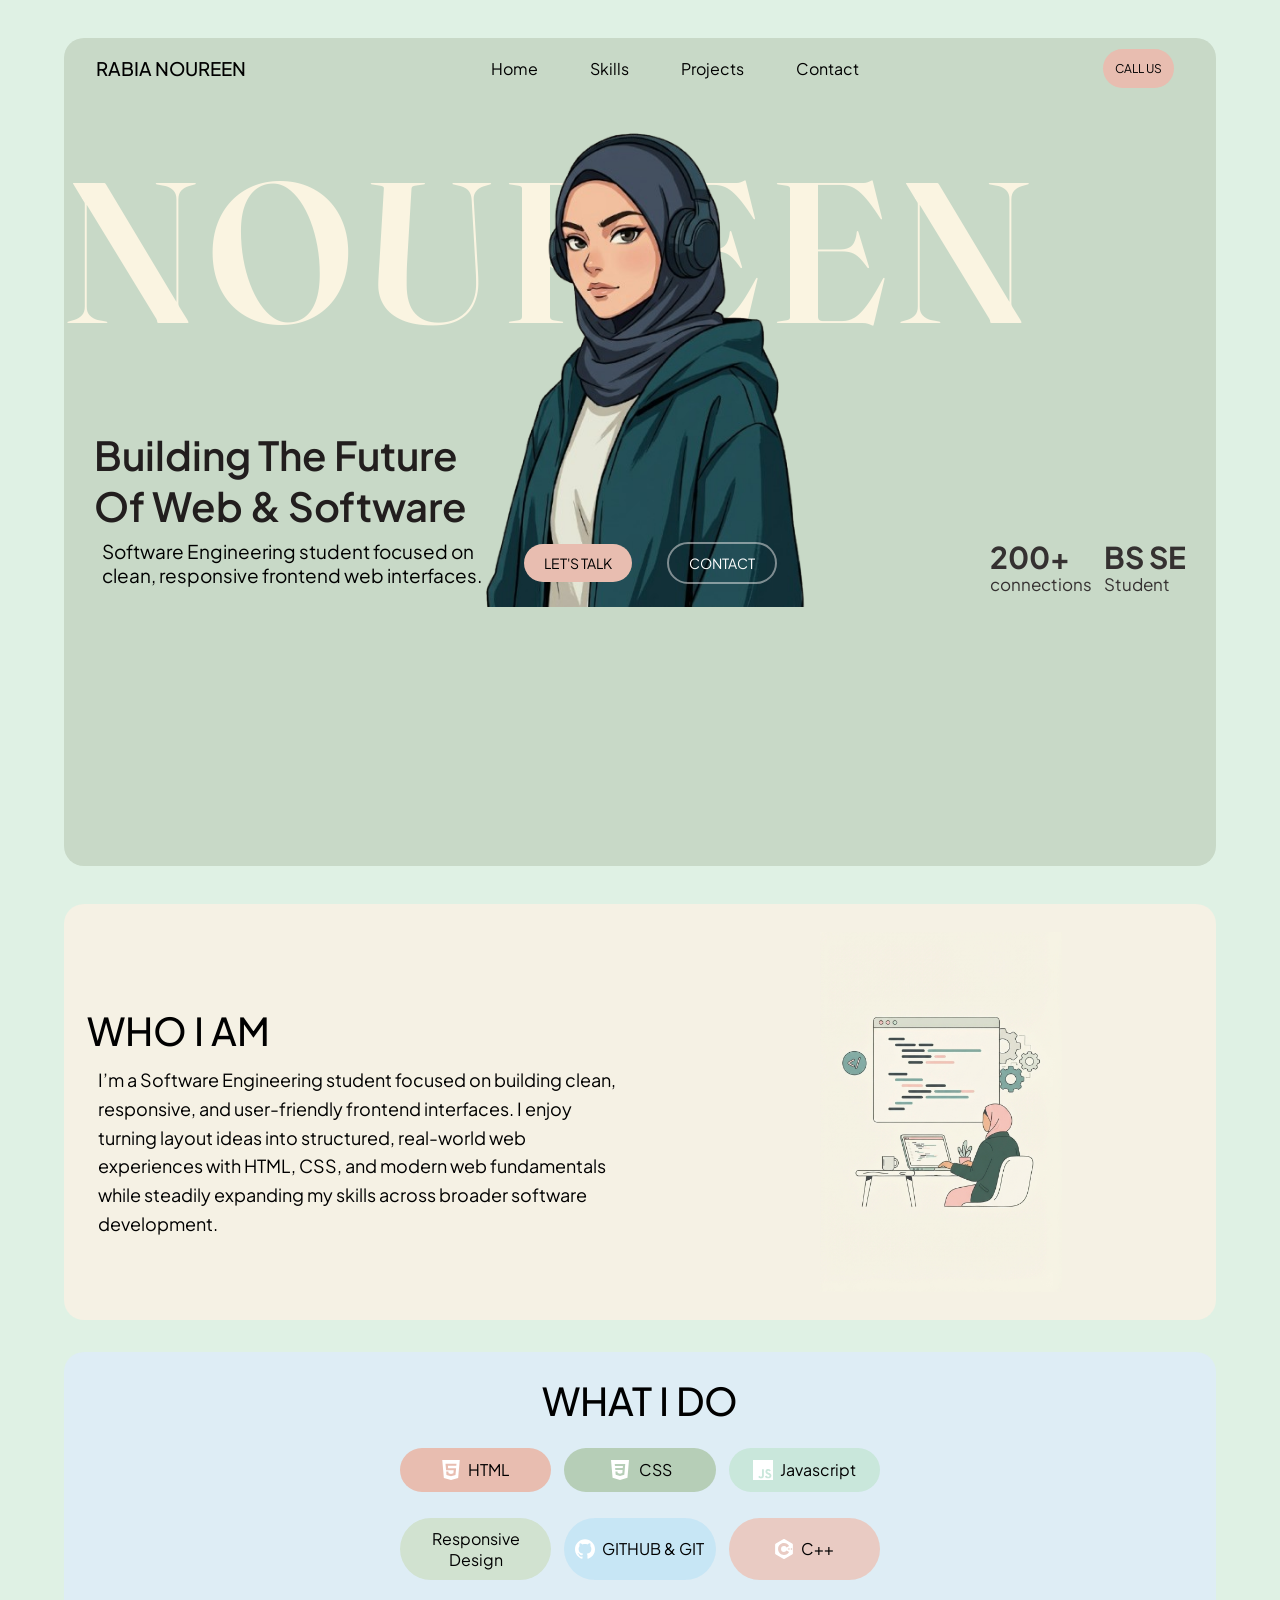
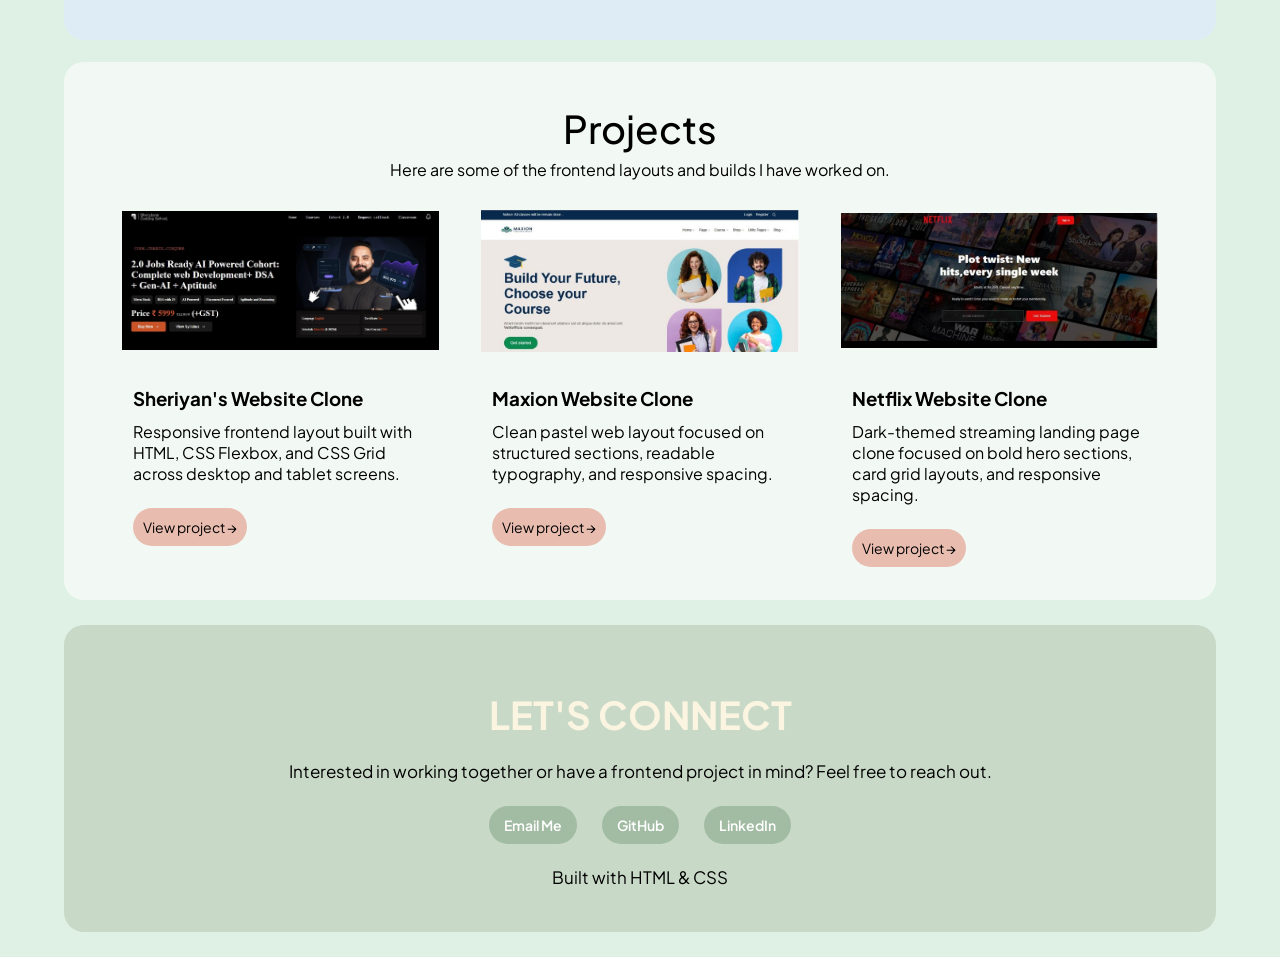
<file: index.html>
<!DOCTYPE html>
<html lang="en">

<head>
    <meta charset="UTF-8">
    <meta name="viewport" content="width=device-width, initial-scale=1.0">
    <title>Portfolio</title>
    <link rel="preconnect" href="https://fonts.googleapis.com">
    <link rel="preconnect" href="https://fonts.gstatic.com" crossorigin>
    <link href="https://fonts.googleapis.com/css2?family=Plus+Jakarta+Sans:wght@400;500;600;700&display=swap"
        rel="stylesheet">
    <link
        href="https://fonts.googleapis.com/css2?family=Plus+Jakarta+Sans:wght@400;500;600;700;800&family=Zilla+Slab:wght@700&display=swap"
        rel="stylesheet">
    <link
        href="https://fonts.googleapis.com/css2?family=Bitter:wght@800;900&family=Fraunces:opsz,wght@9..144,900&family=Plus+Jakarta+Sans:wght@400;500;600;700;800&display=swap"
        rel="stylesheet">

    <link rel="stylesheet" href="style.css">
</head>

<body>
    <div class="container">
        <header>
            <div class="nav">
                <h3 class="navhead">Rabia Noureen</h3>
                <div class="navitems">
                    <a href="#home">Home</a>
                    <a href="#skills">Skills</a>
                    <a href="#Projects">Projects</a>
                    <a href="#contact">Contact</a>
                </div>
                <div class="navbtn">Call us</div>
            </div>
        </header>
        <main>
            <div class="section1">
                <div class="heading">
                    <h1>Noureen</h1>
                </div>
                <div class="img">
                    <img src="images/Images.png" alt="mainimg">
                </div>
                <div class="hero-bottom">
                    <div class="heroleft">
                        <div class="hero-tagline">Building The Future Of Web &amp; Software</div>
                        <div class="hero-midrow">
                            <p class="hero-intro">
                                Software Engineering student focused on clean, responsive frontend web interfaces.
                            </p>
                            <div class="hero-actions">
                                <a href="#contact" class="btn-primary">LET'S TALK</a>
                                <a href="#contact" class="btn-secondary">CONTACT</a>
                            </div>
                        </div>

                    </div>
                    <div class="heroright">
                        <div class="stat-item">
                            <strong>200+</strong>
                            <br>
                            <span>connections</span>
                        </div>
                        <div class="stat-item">
                            <strong>BS SE</strong>
                            <br>
                            <span>Student</span>
                        </div>
                    </div>
                </div>
            </div>
        </main>
    </div>
    <div class="section2">
        <div class="text2">
            <h2>WHO I AM</h2>
            <p>I’m a Software Engineering student focused on building clean, responsive, and user-friendly frontend
                interfaces. I enjoy turning layout ideas into structured, real-world web experiences with HTML, CSS, and
                modern web fundamentals while steadily expanding my skills across broader software development.</p>
        </div>
        <div class="secondimg">
            <img src="images/Secondimg.jfif" alt="">
        </div>
    </div>
    <div class="section3" id="skills">
        <h2>WHAT I DO</h2>
        <div class="skills">
            <span class="skillsitem"><svg width="20" height="20" fill="white" role="img" viewBox="0 0 24 24"
                    xmlns="http://www.w3.org/2000/svg">
                    <title>HTML5</title>
                    <path
                        d="M1.5 0h21l-1.91 21.563L11.977 24l-8.564-2.438L1.5 0zm7.031 9.75l-.232-2.718 10.059.003.23-2.622L5.412 4.41l.698 8.01h9.126l-.326 3.426-2.91.804-2.955-.81-.188-2.11H6.248l.33 4.171L12 19.351l5.379-1.443.744-8.157H8.531z" />
                </svg> HTML</span>

            <span class="skillsitem"> <svg xmlns="http://www.w3.org/2000/svg" width="24" height="24"
                    viewBox="0 0 24 24">
                    <path fill="white"
                        d="m3 2l1.578 17.834L12 22l7.468-2.165L21 2zm13.3 14.722l-4.293 1.204H12l-4.297-1.204l-.297-3.167h2.108l.15 1.526l2.335.639l2.34-.64l.245-3.05h-7.27l-.187-2.006h7.64l.174-2.006H6.924l-.176-2.006h10.506z" />
                </svg>
                CSS</span>

            <span class="skillsitem"> <svg width="20" height="20" fill="white" role="img" viewBox="0 0 24 24"
                    xmlns="http://www.w3.org/2000/svg">
                    <title>JavaScript</title>
                    <path
                        d="M0 0h24v24H0V0zm22.034 18.276c-.175-1.095-.888-2.015-3.003-2.873-.736-.345-1.554-.585-1.797-1.14-.091-.33-.105-.51-.046-.705.15-.646.915-.84 1.515-.66.39.12.75.42.976.9 1.034-.676 1.034-.676 1.755-1.125-.27-.42-.404-.601-.586-.78-.63-.705-1.469-1.065-2.834-1.034l-.705.089c-.676.165-1.32.525-1.71 1.005-1.14 1.291-.811 3.541.569 4.471 1.365 1.02 3.361 1.244 3.616 2.205.24 1.17-.87 1.545-1.966 1.41-.811-.18-1.26-.586-1.755-1.336l-1.83 1.051c.21.48.45.689.81 1.109 1.74 1.756 6.09 1.666 6.871-1.004.029-.09.24-.705.074-1.65l.046.067zm-8.983-7.245h-2.248c0 1.938-.009 3.864-.009 5.805 0 1.232.063 2.363-.138 2.711-.33.689-1.18.601-1.566.48-.396-.196-.597-.466-.83-.855-.063-.105-.11-.196-.127-.196l-1.825 1.125c.305.63.75 1.172 1.324 1.517.855.51 2.004.675 3.207.405.783-.226 1.458-.691 1.811-1.411.51-.93.402-2.07.397-3.346.012-2.054 0-4.109 0-6.179l.004-.056z" />
                </svg> Javascript</span>

            <span class="skillsitem"> Responsive Design</span>
            <span class="skillsitem"> <svg width="20" height="24" fill="white" role="img" viewBox="0 0 24 24"
                    xmlns="http://www.w3.org/2000/svg">
                    <title>GitHub</title>
                    <path
                        d="M12 .297c-6.63 0-12 5.373-12 12 0 5.303 3.438 9.8 8.205 11.385.6.113.82-.258.82-.577 0-.285-.01-1.04-.015-2.04-3.338.724-4.042-1.61-4.042-1.61C4.422 18.07 3.633 17.7 3.633 17.7c-1.087-.744.084-.729.084-.729 1.205.084 1.838 1.236 1.838 1.236 1.07 1.835 2.809 1.305 3.495.998.108-.776.417-1.305.76-1.605-2.665-.3-5.466-1.332-5.466-5.93 0-1.31.465-2.38 1.235-3.22-.135-.303-.54-1.523.105-3.176 0 0 1.005-.322 3.3 1.23.96-.267 1.98-.399 3-.405 1.02.006 2.04.138 3 .405 2.28-1.552 3.285-1.23 3.285-1.23.645 1.653.24 2.873.12 3.176.765.84 1.23 1.91 1.23 3.22 0 4.61-2.805 5.625-5.475 5.92.42.36.81 1.096.81 2.22 0 1.606-.015 2.896-.015 3.286 0 .315.21.69.825.57C20.565 22.092 24 17.592 24 12.297c0-6.627-5.373-12-12-12" />

                </svg> GITHUB & GIT</span>
            <span class="skillsitem"> <svg width="20" height="26" fill="white" role="img" viewBox="0 0 24 24"
                    xmlns="http://www.w3.org/2000/svg">
                    <title>C++</title>
                    <path
                        d="M22.394 6c-.167-.29-.398-.543-.652-.69L12.926.22c-.509-.294-1.34-.294-1.848 0L2.26 5.31c-.508.293-.923 1.013-.923 1.6v10.18c0 .294.104.62.271.91.167.29.398.543.652.69l8.816 5.09c.508.293 1.34.293 1.848 0l8.816-5.09c.254-.147.485-.4.652-.69.167-.29.27-.616.27-.91V6.91c.003-.294-.1-.62-.268-.91zM12 19.11c-3.92 0-7.109-3.19-7.109-7.11 0-3.92 3.19-7.11 7.11-7.11a7.133 7.133 0 016.156 3.553l-3.076 1.78a3.567 3.567 0 00-3.08-1.78A3.56 3.56 0 008.444 12 3.56 3.56 0 0012 15.555a3.57 3.57 0 003.08-1.778l3.078 1.78A7.135 7.135 0 0112 19.11zm7.11-6.715h-.79v.79h-.79v-.79h-.79v-.79h.79v-.79h.79v.79h.79zm2.962 0h-.79v.79h-.79v-.79h-.79v-.79h.79v-.79h.79v.79h.79z" />
                </svg> C++</span>
        </div>
    </div>
    <div class="section4" id="Projects">
        <div class="project-intro">
            <h2>Projects</h2>
            <p>Here are some of the frontend layouts and builds I have worked on.</p>
        </div>

        <div class="project-grid">
            <article class="project-card">
                <div class="project-img">
                    <img width="400" height="400" src="images/project1img.jpg" alt="">
                </div>
                <h3>Sheriyan's Website Clone</h3>
                <p>Responsive frontend layout built with HTML, CSS Flexbox, and CSS Grid across desktop and tablet
                    screens.</p>
                <a href="#" class="project-btn" target="_blank" rel="noopener noreferrer">View project →</a>
            </article>
            <article class="project-card">
                <div class="project-img">
                    <img src="images/projectimg2.jfif" alt="">
                </div>
                <h3>Maxion Website Clone</h3>
                <p>Clean pastel web layout focused on structured sections, readable typography, and responsive spacing.
                </p>
                <a href="#" class="project-btn" target="_blank" rel="noopener noreferrer">View project →</a>
            </article>
            <article class="project-card">
                <div class="project-img">
                    <img src="images/projectimg3.jfif" alt="">
                </div>
                <h3>Netflix Website Clone</h3>
                <p>Dark-themed streaming landing page clone focused on bold hero sections, card grid layouts, and
                    responsive spacing.</p>
                <a href="#" class="project-btn" target="_blank" rel="noopener noreferrer">View project →</a>
            </article>
        </div>
    </div>


    <footer class="site-footer">
        <h2>LET'S CONNECT</h2>
        <p class="footer-text">
            Interested in working together or have a frontend project in mind? Feel free to reach out.
        </p>

        <div class="contact-links" id="contact">
            <a href="mailto:rabianoureen2005@gmail.com" class="contact-pill pill-pink">Email Me</a>
            <a href="https://github.com/Rabianoureen-gif" target="_blank" rel="noopener noreferrer"
                class="contact-pill pill-sage">GitHub</a>
            <a href="https://www.linkedin.com/in/rabia-noureen-a1066b381/" target="_blank" rel="noopener noreferrer"
                class="contact-pill pill-ice">LinkedIn</a>
        </div>

        <p class="footer-bottom">Built with HTML &amp; CSS</p>
    </footer>
</body>

</html>
</file>
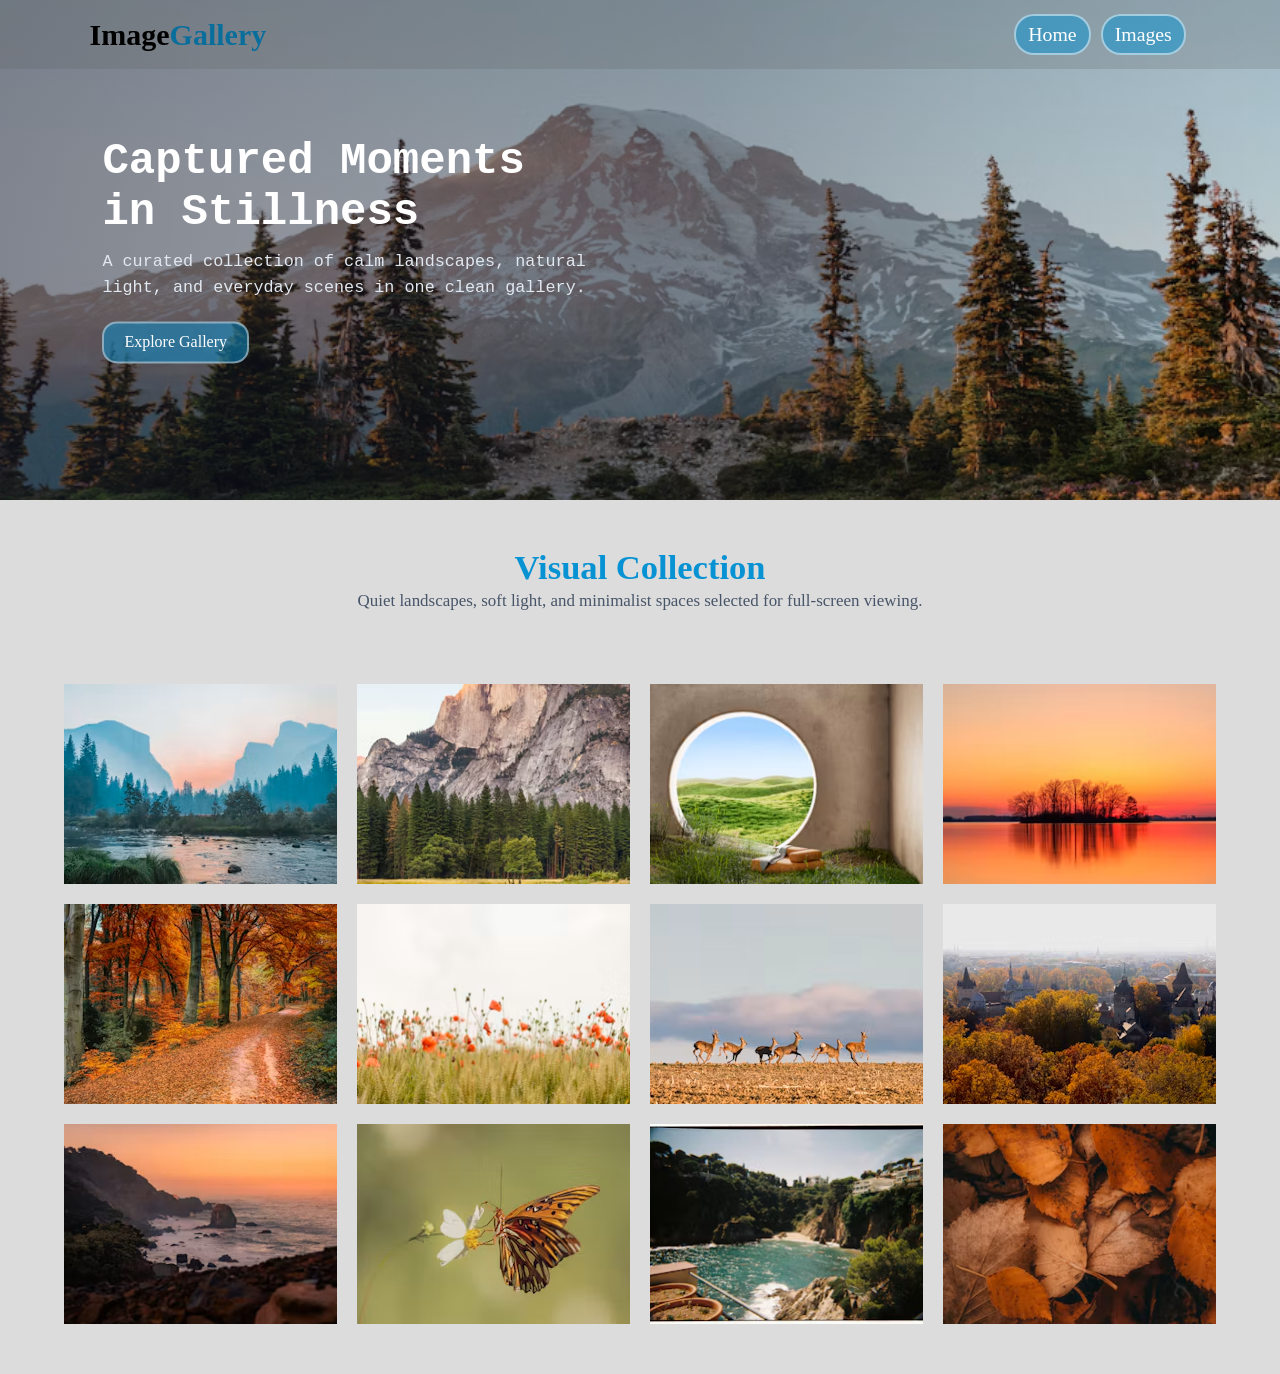
<file: task-2-image-gallery/index.html>
<!DOCTYPE html>
<html lang="en">

<head>
    <meta charset="UTF-8">
    <meta name="viewport" content="width=device-width, initial-scale=1.0">
    <title>Image Gallery</title>
    <link rel="stylesheet" href="style.css">
</head>

<body>
    <div class="full-image" id="fullImgBox">
        <button type="button" id="prevBtn" aria-label="Previous image">&#10094;</button>
        <img src="images/image1.avif" id="fullImg">
        <button type="button" id="nextBtn" aria-label="Next image">&#10095;</button>
        <span onclick="closefullImg()"><svg xmlns="http://www.w3.org/2000/svg" width="24" height="24"
                viewBox="0 0 24 24" fill="none" stroke="currentColor" stroke-width="1.25" stroke-linecap="round"
                stroke-linejoin="round" class="lucide lucide-x preview-icon">
                <path d="M18 6 6 18" />
                <path d="m6 6 12 12" />
            </svg></span>
    </div>
    <main>
        <nav>
            <div class="navhead">
                <h1>Image<span>Gallery</span></h1>
            </div>
            <div class="nav-items">
                <a href="#">Home</a>
                <a href="#gallery">Images</a>
            </div>
        </nav>
        <div class="heroimg">
            <img src="images/hero-image.avif" alt="">
            <div class="hero-content">
                <h1>Captured Moments in Stillness</h1>
                <p>A curated collection of calm landscapes, natural light, and everyday scenes in one clean gallery.</p>
                <a href="#gallery" class="hero-btn">Explore Gallery</a>
            </div>
        </div>


    </main>
    <section class="gallery-section" id="gallery">
        <div class="gallery-header">
    <h1>Visual Collection</h1>
    <p>Quiet landscapes, soft light, and minimalist spaces selected for full-screen viewing.</p>
  </div>
     <div class="image-gallery">
        <img width="300" height="200" src="images/image1.avif" onclick="openfullImg(this.src)">
        <img width="300" height="200" src="images/image2.avif" onclick="openfullImg(this.src)">
        <img width="300" height="200" src="images/image3.avif" onclick="openfullImg(this.src)">
        <img width="300" height="200" src="images/image4.avif" onclick="openfullImg(this.src)">
        <img width="300" height="200" src="images/image5.avif" onclick="openfullImg(this.src)">
        <img width="300" height="200" src="images/image6.avif" onclick="openfullImg(this.src)">
        <img width="300" height="200" src="images/image7.avif" onclick="openfullImg(this.src)">
        <img width="300" height="200" src="images/image8.avif" onclick="openfullImg(this.src)">
        <img width="300" height="200" src="images/image9.avif" onclick="openfullImg(this.src)">
        <img width="300" height="200" src="images/image10.avif" onclick="openfullImg(this.src)">
        <img width="300" height="200" src="images/image11.avif" onclick="openfullImg(this.src)">
        <img width="300" height="200" src="images/image12.avif" onclick="openfullImg(this.src)">
    </div>
    </section>
   
   
    <script>
        var fullImgBox = document.getElementById("fullImgBox");
        var fullImg = document.getElementById("fullImg");
        var galleryImgs = document.querySelectorAll(".image-gallery img");
        var prevBtn = document.getElementById("prevBtn")
        var nextBtn = document.getElementById("nextBtn")
        var currentIndex = 0;

        function openfullImg(pic) {
            fullImgBox.style.display = "flex";
            fullImg.src = pic;
            for (var i = 0; i < galleryImgs.length; i++) {
                if (galleryImgs.length.src === pic) {
                    currentIndex = i
                    break;
                }
            }
        }



        function closefullImg() {
            fullImgBox.style.display = "none";
        }

        prevBtn.addEventListener("click", function (e) {
            e.stopPropagation();
            currentIndex = (currentIndex - 1 + galleryImgs.length) % galleryImgs.length;
            fullImg.src = galleryImgs[currentIndex].src;
        });

        nextBtn.addEventListener("click", function (e) {
            e.stopPropagation();
            currentIndex = (currentIndex + 1) % galleryImgs.length;
            fullImg.src = galleryImgs[currentIndex].src;
        });
    </script>
</body>

</html>
</file>
<file: style.css>
body {
    margin: 0;
    padding: 0;
    box-sizing: border-box;
    background-color: #dff1e4;
    font-family: 'Plus Jakarta Sans', sans-serif;

}

html {
    scroll-behavior: smooth;
}

.container {
    background: #c8d9c7;
    width: 90%;
    min-height: 92vh;
    border-radius: 20px;
    margin: 38px auto;
}

.nav {
    font-family: 'Plus Jakarta Sans', sans-serif;
    display: flex;
    align-items: center;
    justify-content: space-between;
}

.navhead {
    font-weight: 500;
    padding-left: 32px;
    text-transform: uppercase;
}

.navitems {
    display: flex;
    align-items: center;
    gap: 30px;
}

.navitems a {
    text-decoration: none;
    color: black;
}

.navitems a:hover {
    background: #dff1e4;
    padding: 10px 10px;
    border-radius: 20px;
}

.navbtn {
    text-transform: uppercase;
    font-size: 12px;
    margin-right: 42px;
    background: #e8bdb0;
    padding: 12px 12px;
    border-radius: 20px;
}

.section1 {

    display: flex;
    align-items: center;
    justify-content: space-between;
    flex-direction: column;
    position: relative;
    overflow: hidden;
    min-height: 440px;
    width: 100%;
}

.heading {
    font-size: 100px;
    position: absolute;
    z-index: 1;
    inset: 0;
}

.heading h1 {
    font-family: 'Fraunces', serif;
    font-size: clamp(90px, 18vw, 220px);
    margin-top: 63px;
    font-weight: 600;
    justify-self: center;
    line-height: 0.9;
    letter-spacing: 0.04em;
    text-transform: uppercase;
    color: #faf4e1;
    white-space: nowrap;
}

.img {
    position: relative;
    z-index: 2;
    display: flex;
    align-items: center;
    justify-content: center;
    min-height: 420px;
    max-width: 100%;
    margin: 0 auto;
}

.img img {
    max-width: 380px;
    width: 100%;
    height: auto;
    display: block
}

.hero-bottom {
    display: flex;
    align-items: flex-end;
    justify-content: space-between;
    width: 100%;
    position: absolute;
    left: 32px;
    right: 32px;
    bottom: 24px;
    z-index: 3;
}

.heroleft {
    padding-left: 30px;
    display: flex;
    align-items: flex-start;
    text-align: left;
    justify-content: space-between;
    flex-direction: column;
    max-width: 400px;
}

.hero-tagline {
    font-size: 40px;
    font-family: 'Plus Jakarta Sans', sans-serif;
    font-weight: 600;
    margin-top: 32px;
    color: rgb(34, 30, 30);

}

.hero-intro {
    font-size: 19px;
    width: 380px;
    margin: 8px;
}

.hero-midrow {
    display: flex;
    align-items: center;
    justify-content: center;
    gap: 23px;
}

.hero-actions {
    display: flex;
    align-items: center;
    gap: 13px;

}

.hero-actions :first-child {
    color: black;
    text-decoration: none;
    background: #e8bdb0;
    white-space: nowrap;
    padding: 10px 20px;
    border-radius: 25px;
}

.hero-actions :nth-child(2) {
    color: white;
    text-decoration: none;
    border: 2px solid rgb(236, 233, 233, 0.5);
    white-space: nowrap;
    padding: 10px 20px;
    border-radius: 25px;
}

.heroright {
    display: flex;
    align-items: center;
    justify-content: center;
    padding-right: 70px;
    gap: 33px;
    color: rgb(53, 49, 49);
}

.stat-item strong {
    font-size: 35px;
    line-height: 0.1;
}

.stat-item span {
    font-size: 17px;
}

.section2 {
    background: #f5f1e4;
    width: 90%;
    min-height: auto;
    margin: 14px auto;
    border-radius: 20px;
    display: flex;
    align-items: center;
    justify-content: space-between;
    padding: 28px 0;
    gap: 28px;
}

.secondimg {
    flex: 1;
    display: flex;
    align-items: center;
    justify-content: center;
}

.text2 {
    flex: 1;
    padding-left: 23px;
}

h2 {
    margin-bottom: 10px;
    font-size: clamp(22px, 3vw, 52px);
    font-family: 'Plus Jakarta Sans', sans-serif;
    font-weight: 500;
}

.text2 p {
    font-family: 'Plus Jakarta Sans', sans-serif;
    font-size: 18px;
    line-height: 1.6;
}

.secondimg img {
    width: auto;
    height: auto;
    max-height: 360px;
    max-width: 100%;
    object-fit: contain;
}

.section3 {
    background: #deedf5;
    width: 90%;
    min-height: auto;
    margin: 10px auto;
    border-radius: 20px;
}

.section3 h2 {
    display: flex;
    align-items: center;
    justify-content: center;
    padding-top: 24px;
}

.skills {
    padding-bottom: 60px;
    max-width: 480px;
    display: flex;
    justify-content: center;
    gap: 13px;
    flex-wrap: wrap;
    margin: 0 auto;
}

.skillsitem {
    display: flex;
    align-items: center;
    justify-content: center;
    gap: 7px;
    box-sizing: border-box;
    width: calc((100% - 26px) / 3);
    text-align: center;
    padding: 10px 7px;
    border-radius: 999px;
    transition: transform 0.1s ease-in;
    margin-top: 13px;
}

.skillsitem:hover {
    transform: translateY(-13px);
    cursor: pointer;

}

.skillsitem:nth-child(1) {
    background: #e8bdb0;
}

.skillsitem:nth-child(2) {
    background: #b6ceb7;
}

.skillsitem:nth-child(3) {
    background: #c9e7db;
}

.skillsitem:nth-child(4) {
    background: #d1e2d0;
}

.skillsitem:nth-child(5) {
    background: #03a9f41a;
}

.skillsitem:nth-child(6) {
    background: #ff855b54;
}

.section4 {
    background: #ffffff9c;
    width: 90%;
    margin: auto;
    margin-top: 22px;
    padding: 22px 0;
    border-radius: 20px;
}

.project-intro {
    display: flex;
    flex-direction: column;
    align-items: center;
    justify-content: center;
    line-height: 0.7;
}

.project-grid {
    display: grid;
    grid-template-columns: repeat(3, 1fr);
    gap: 42px;
    width: 90%;
    margin: auto;
}


.project-img {
    width: 100%;
    height: 190px;
    overflow: hidden;
    border-radius: 10px;
}

.project-img img {
    width: 100%;
    height: 100%;
    display: block;
    object-fit: contain;
}

.project-card h3,
p,
a {
    margin: 11px;
}

.project-btn {
    color: black;
    text-decoration: none;
    background: #e8bdb0;
    padding: 10px 10px;
    border-radius: 25px;
    font-size: 14px;
    display: inline-block;
    margin-top: 13px;
    transition: transform 0.1s ease-in;
}

.project-btn:hover {
    transform: translateY(-10px);
    cursor: pointer;
    background: #e8bdb0;
    opacity: 0.7;
}

footer {
    background: #c8d9c7;
    width: 90%;
    margin: 25px auto;
    border-radius: 20px;
    padding: 33px 0;
    display: flex;
    flex-direction: column;
    align-items: center;
    justify-content: center;
}

.site-footer h2 {
    color: #faf4e1;
    font-weight: 700;
}

.site-footer p {
    font-size: 17px;
}

.contact-links a {
    color: white;
    font-size: 19px;
    font-weight: 600;
    text-decoration: none;
    background: #81a28385;
    padding: 10px 15px;
    border-radius: 25px;
    font-size: 14px;
    display: inline-block;
    margin-top: 13px;
}

.contact-links a:hover {
    background: #81a28385;
    opacity: 0.5;
    padding: 11px 24px;
    color: black;
}

@media (max-width: 700px) {
    .nav {
        gap: 23px;
    }

    .navitems {
        display: none;
    }

    .navbtn {
        white-space: nowrap;
    }

    .section1 {
        position: relative;
        display: flex;
        align-items: center;
        justify-content: space-between;
        flex-direction: column;
        min-width: auto;
        width: 100%;
        padding-bottom: 22px;
        overflow: hidden;
    }

    .heading {
        position: absolute;
        z-index: 1;
        width: 100%;
        left: 0;
        right: 0;
        top: 24px;
        text-align: center;
        pointer-events: none;
        align-items: center;
        justify-content: center;
        margin-bottom: 16px;

    }

    .heading h1 {
        font-size: clamp(48px, 16vw, 150px);
        line-height: 1;
        letter-spacing: 0.04em;
        text-align: center;
        opacity: 0.9;
    }

    .img {
        position: relative;
        z-index: 2;
        margin: 0 auto 6px;
        min-height: auto;
    }

    .img img {
        max-width: 360px;
        max-height: 390px;
        width: 100%;
        height: auto;
    }

    .hero-bottom {
        position: relative;
        left: auto;
        right: auto;
        bottom: auto;
        z-index: 3;
        display: flex;
        flex-direction: column;
        align-items: center;
        gap: 6px;
    }

    .hero-midrow,
    .heroright {
        flex-direction: column;
        align-items: center;
        justify-content: center;
        gap: 12px;
        width: 100%;
    }

    .hero-intro {
        width: 90%;
    }

    .hero-tagline {
        width: 100%;
        max-width: 280px;
        margin: 12px auto 0;
        text-align: center;
        line-height: 1.2;
        display: block;
        font-size: clamp(20px, 6.2vw, 26px);
    }

    .hero-actions {
        margin: auto;
        display: flex;
        flex-wrap: wrap;
        flex-direction: row;
        justify-content: center;
        gap: 10px;
    }

    .btn-primary,
    .btn-secondary {
        display: inline-flex;
        padding: 10px 20px;
        font-size: 11px;
        letter-spacing: 0.05em;
    }

    .hero-intro,
    .stat-item {
        text-align: center;

    }

    .heroright {
        display: flex;
        flex-direction: row;
        justify-content: center;
        gap: 14px;
        margin: auto;
        margin-top: 18px;
        width: 100%;
    }

    .stat-item strong {
        font-size: 24px;
    }

    .stat-item span {
        font-size: 15px;
    }

    .section2 {
        flex-direction: column;
        width: 80%;
        padding: 12px 0;
        gap: 10px;
    }

    h2 {
        margin-bottom: 10px;
        text-align: center;
        font-size: 24px;
        font-weight: 600;

    }

    .text2 {
        padding-left: 33px;
        width: 90%;
    }

    .skills {
        max-width: 350px;
        padding-bottom: 12px;

    }

    .skillsitem {
        width: calc((70% - 13px) / 2);
        font-size: 14px;
        padding: 5px 2px;
    }

    .section4,
    footer {
        width: 80%;
    }

    .project-intro p {
        width: 70%;
        line-height: 1.2;
    }

    .project-grid {

        grid-template-columns: repeat(1, 1fr);
    }

    .footer-text {
        width: 70%;
        text-align: center;
    }

    .contact-links {
        display: flex;
        flex-direction: row;
        flex-wrap: wrap;
    }

    .contact-links a {
        margin: 3px;
    }
}

@media (min-width: 701px) and (max-width: 1000px) {
    .navhead {
        font-weight: 500;
        padding-left: 22px;
        text-transform: uppercase;
        width: 50px;
    }

    .navitems {
        display: flex;
        align-items: center;
        gap: 15px;
    }

    .heading h1 {
        font-size: clamp(60px, 17vw, 180px);

    }

    .hero-bottom {
        display: flex;
        align-items: flex-end;
        justify-content: space-between;
        width: 100%;
        position: absolute;
        left: auto;
        right: auto;
        bottom: 12px;
        z-index: 3;
    }

    .hero-midrow {
        display: flex;
        align-items: flex-start;
        justify-content: center;
        flex-direction: column;
    }

    .heroright {
        padding-right: 23px;
    }

    .text2 h2 {
        padding-left: 12px;
    }

    .footer-text {
        width: 70%;
        text-align: center;
    }
}

@media (min-width:1001px) and (max-width:1300px) {
    .heading h1 {
        font-size: clamp(80px, 17vw, 200px);
    }

    .hero-bottom {
        position: absolute;
        left: auto;
        right: auto;
        bottom: 12px;
        z-index: 3;
    }

    .btn-primary,
    .btn-secondary {
        font-size: 14px;

    }

    .heroright {
        padding-right: 30px;
        gap: 12px;
    }

    .stat-item strong {
        font-size: 30px;
        line-height: 0.1;
    }
}
</file>
<file: task-2-image-gallery/style.css>
* {
    margin: 0;
    padding: 0;
    box-sizing: border-box;
}

body {
    background: rgb(85, 84, 84, 0.2);
}

html {
    scroll-behavior: smooth;
}

main {
    position: relative;
}

nav {
    background: rgb(85, 84, 84, 0.2);
    display: flex;
    justify-content: space-between;
    align-items: center;
    position: absolute;
    top: 0;
    left: 0;
    width: 100%;
    z-index: 10;
    padding: 14px 4%;
}

.navhead {
    margin: 0;
    padding: 0;
}

.navhead h1 {
    font-size: clamp(1rem, 0.728rem + 1.452vw, 1.875rem);
    padding-left: clamp(8px, 3vw, 48px);
}

.navhead span {
    color: rgb(9, 110, 156);
}

.nav-items {
    display: flex;
    align-items: center;
    justify-content: space-between;
    margin-right: 43px;
    gap: 10px;
}

.nav-items a {
    font-size: clamp(0.625rem, 0.438rem + 1vw, 1.25rem);
    text-decoration: none;
    color: white;
    background: rgba(7, 146, 211, 0.5);
    border: 2px solid rgba(255, 255, 255, 0.5);
    padding: 7px 12px;
    border-radius: 20px;
    transition: transform 0.1s ease-in;
}

.nav-items a:hover {
    cursor: pointer;
    transform: scale(1.2);
}

.heroimg {
    width: 100%;
    position: relative;
    overflow: hidden;
}

.heroimg img {
    display: block;
    width: 100%;
    max-height: 500px;
    object-fit: cover;
}

.heroimg::after {
    content: "";
    position: absolute;
    inset: 0;
    background: linear-gradient(90deg,
            rgba(15, 23, 42, 0.52) 0%,
            rgba(15, 23, 42, 0.35) 55%,
            rgba(15, 23, 42, 0.08) 100%);
    pointer-events: none;
}

.hero-content {
    position: absolute;
    top: 50%;
    left: 8%;
    right: 5%;
    z-index: 2;
    max-width: 520px;
    padding-right: 20px;
    color: #ffffff;
    transform: translateY(-50%);
}

.hero-content h1 {
    font-size: clamp(1.35rem, 1.3rem + 2vw, 2.75rem);
    line-height: 1.15;
    margin-bottom: 12px;
    font-weight: 700;
    width: 100%;
    font-family: monospace;
}

.hero-content p {
    font-size: clamp(0.92rem, 0.85rem + 0.35vw, 1.05rem);
    line-height: 1.55;
    color: #e2e8f0;
    margin-bottom: 20px;
    font-family: monospace;
}

.hero-btn {
    display: inline-block;
    padding: 10px 20px;
    background: rgba(7, 146, 211, 0.5);
    color: #ffffff;
    text-decoration: none;
    border-radius: 15px;
    font-weight: 500;
    border: 2px solid rgba(231, 228, 228, 0.5);
}

.gallery-header {
    width: 90%;
    max-width: 640px;
    margin: 48px auto 24px;
    text-align: center;
}

.gallery-header h1 {
    text-align: center;
    color: rgba(7, 146, 211);
    font-size: clamp(1.5rem, 1.2rem + 1.2vw, 2.25rem);
}

.gallery-header p {
    font-size: clamp(0.92rem, 0.86rem + 0.25vw, 2.05rem);
    line-height: 1.6;
    color: #475569;
}

.image-gallery {
    width: 90%;
    margin: 70px auto 50px;
    display: grid;
    grid-template-columns: repeat(auto-fit, minmax(250px, 1fr));
    gap: 20px;
}

.image-gallery img {
    width: 100%;
    cursor: pointer;
    object-fit: cover;
    display: block;
}

.image-gallery img:hover {
    transform: scale(0.8) rotate(-15deg);
    box-shadow: 0 32px 72px rgba(68, 77, 136, 0.2);
    border-radius: 10px;
}

.full-image {
    width: 100%;
    height: 100vh;
    background-color: rgba(0, 0, 0, 0.9);
    position: fixed;
    top: 0;
    left: 0;
    display: none;
    align-items: center;
    justify-content: center;
    z-index: 100;
}

.full-image img {
    width: auto;
    max-width: 90%;
    max-height: 85vh;
    object-fit: contain;
}

.full-image span {
    position: absolute;
    top: 10%;
    right: 5%;
    color: white;
    cursor: pointer;

}

.full-image button {
    position: fixed;
    top: 50%;
    transform: translateY(-50%);
    background: rgba(255, 255, 255, 0.2);
    color: white;
    border: none;
    width: 44px;
    height: 44px;
    border-radius: 50%;
    font-size: 1.2rem;
    cursor: pointer;
}

#prevBtn {
    left: 4%;
}

#nextBtn {
    right: 4%;
}

@media (max-width: 787px) {
    .heroimg img {
        min-height: 390px;
        height: 390px;
    }

    .hero-content {
        top: 50%;
        transform: translateY(-50%);
        left: 5%;
        right: 5%;
    }

    nav {
        padding: 6px;
        display: flex;
        align-items: center;
        justify-content: space-between;
    }

    .nav-items {
        margin-right: 7px;
        gap: 4px;
    }

    .nav-items a {
        padding: 3px 8px;
        white-space: nowrap;

    }

    .hero-content h1 {
        margin-top: 16px;
    }

    .hero-content p {
        margin-bottom: 4px;
    }

    .hero-btn {
        padding: 10px 10px;
        font-size: 10px;
    }
}
</file>
